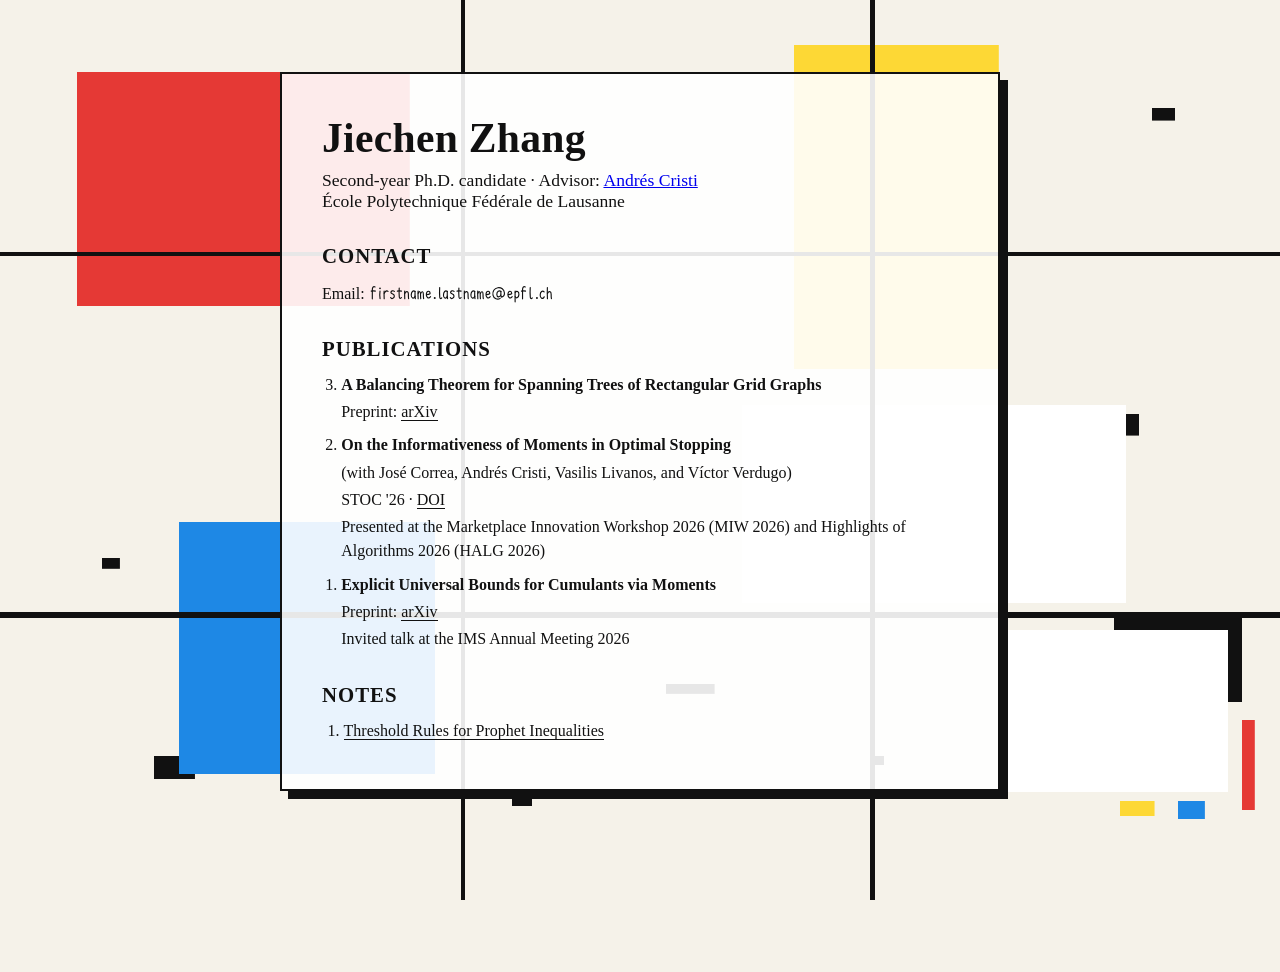
<file: index.html>
<!DOCTYPE html>
<html lang="en">
<head>
  <meta charset="UTF-8" />
  <meta name="viewport" content="width=device-width, initial-scale=1.0" />
  <title>Jiechen Z</title>
  <link rel="icon" href="./favicon.svg" type="image/svg+xml" />
  <link rel="stylesheet" href="./styles.css" />
  <script defer src="./top-button.js"></script>
</head>
<body id="top">
  <div class="mondrian-bg" aria-hidden="true"></div>
  <main class="page">
    <header class="header">
      <h1>Jiechen Zhang</h1>
      <p class="affiliation">
        Second-year Ph.D. candidate · Advisor:
        <a href="https://sites.google.com/view/andres-cristi">Andrés Cristi</a>
        <br />
        École Polytechnique Fédérale de Lausanne
      </p>
    </header>

    <section class="section">
      <h2>Contact</h2>
      <p>
        Email:
        <img
          class="email-image"
          src="./email.svg"
          alt="firstname.lastname@epfl.ch"
        />
      </p>
    </section>

    <section class="section">
      <h2>Publications</h2>
      <ol class="publications" reversed>
        <li class="publication">
          <div class="pub-title">A Balancing Theorem for Spanning Trees of Rectangular Grid Graphs</div>
          <div class="pub-venue">
            Preprint:
            <a href="https://arxiv.org/abs/2605.23773">arXiv</a>
          </div>
        </li>
        <li class="publication">
          <div class="pub-title">On the Informativeness of Moments in Optimal Stopping</div>
          <div class="pub-authors">
            (with José Correa, Andrés Cristi, Vasilis Livanos, and Víctor Verdugo)
          </div>
          <div class="pub-venue">
            STOC '26 · <a href="https://doi.org/10.1145/3798129.3800792">DOI</a>
          </div>
          <div class="pub-venue">
            Presented at the Marketplace Innovation Workshop 2026 (MIW 2026) and
            Highlights of Algorithms 2026 (HALG 2026)
          </div>
        </li>
        <li class="publication">
          <div class="pub-title">Explicit Universal Bounds for Cumulants via Moments</div>
          <div class="pub-venue">
            Preprint:
            <a href="https://arxiv.org/abs/2510.05739">arXiv</a>
          </div>
          <div class="pub-venue">Invited talk at the IMS Annual Meeting 2026</div>
        </li>
      </ol>
    </section>

    <section class="section">
      <h2>Notes</h2>
      <ol class="note-list" reversed>
        <li>
          <a class="note-link" href="./notes/">
            Threshold Rules for Prophet Inequalities
          </a>
        </li>
      </ol>
    </section>
  </main>
  <a class="back-to-top" href="#top" aria-label="Return to top" hidden>Top</a>
</body>
</html>
</file>
<file: styles.css>
* {
  box-sizing: border-box;
}

body {
  margin: 0;
  font-family: "Georgia", "Times New Roman", serif;
  color: #111;
  background: #f5f2e9;
  min-height: 100vh;
}

html {
  scroll-behavior: smooth;
}

.mondrian-bg {
  position: fixed;
  inset: 0;
  z-index: -1;
  background-color: #f5f2e9;
  background-image:
    linear-gradient(#111 0 0),
    linear-gradient(#111 0 0),
    linear-gradient(#111 0 0),
    linear-gradient(#111 0 0),
    linear-gradient(#e53935 0 0),
    linear-gradient(#1e88e5 0 0),
    linear-gradient(#fdd835 0 0),
    linear-gradient(#e53935 0 0),
    linear-gradient(#fdd835 0 0),
    linear-gradient(#1e88e5 0 0),
    linear-gradient(#ffffff 0 0),
    linear-gradient(#ffffff 0 0),
    linear-gradient(#111 0 0),
    linear-gradient(#111 0 0),
    linear-gradient(#111 0 0),
    linear-gradient(#111 0 0),
    linear-gradient(#111 0 0),
    linear-gradient(#111 0 0),
    linear-gradient(#111 0 0),
    linear-gradient(#111 0 0),
    linear-gradient(#111 0 0),
    linear-gradient(#111 0 0),
    linear-gradient(#111 0 0);
  background-size:
    100% 4px,
    100% 6px,
    4px 100%,
    5px 100%,
    1vw 10vh,
    2.1vw 2vh,
    2.7vw 1.7vh,
    26vw 26vh,
    16vw 36vh,
    20vw 28vh,
    30vw 22vh,
    18vw 18vh,
    10vw 10vh,
    3.2vw 2.6vh,
    3.0vw 2.4vh,
    1.6vw 1.3vh,
    0.8vw 0.8vh,
    3.8vw 1.1vh,
    1.2vw 1vh,
    1.4vw 1.2vh,
    1.8vw 1.4vh,
    1.1vw 1vh,
    1.6vw 1.6vh;
  background-position:
    0 28vh,
    0 68vh,
    36vw 0,
    68vw 0,
    97vw 80vh,
    92vw 89vh,
    87.5vw 89vh,
    6vw 8vh,
    62vw 5vh,
    14vw 58vh,
    58vw 45vh,
    78vw 70vh,
    87vw 68vh,
    12vw 84vh,
    86vw 46vh,
    24vw 14vh,
    18vw 28vh,
    52vw 76vh,
    72vw 18vh,
    8vw 62vh,
    90vw 12vh,
    68vw 84vh,
    40vw 88vh;
  background-repeat: no-repeat;
}

.page {
  max-width: 720px;
  margin: 8vh auto;
  padding: 2.5rem;
  background: rgba(255, 255, 255, 0.9);
  border: 2px solid #111;
  box-shadow: 8px 8px 0 #111;
}

.header h1 {
  margin: 0 0 0.5rem;
  font-size: 2.6rem;
  font-weight: 700;
  letter-spacing: 0.3px;
}

.affiliation {
  margin: 0;
  font-size: 1.1rem;
}

.section {
  margin-top: 2rem;
}

.section h2 {
  margin: 0 0 0.75rem;
  font-size: 1.3rem;
  text-transform: uppercase;
  letter-spacing: 1px;
}

.publications {
  margin: 0;
  padding-left: 1.2rem;
}

.publications li {
  margin-bottom: 0.6rem;
  line-height: 1.5;
}

.publication {
  margin-bottom: 1.2rem;
}

.pub-title {
  font-weight: 700;
}

.pub-authors,
.pub-venue {
  margin-top: 0.2rem;
}

.pub-venue a {
  color: inherit;
  text-decoration: none;
  border-bottom: 1px solid #111;
}

.pub-venue a:hover,
.note-link:hover,
.note-article a:hover {
  text-decoration: none;
  border-bottom-width: 2px;
}

.email-image {
  width: min(11.75rem, 100%);
  height: auto;
  vertical-align: -0.35em;
}

.note-list {
  margin: 0;
  padding-left: 1.35rem;
}

.note-list li {
  margin-bottom: 0.45rem;
  line-height: 1.45;
}

.note-date {
  color: #555;
  white-space: nowrap;
}

.note-date::before {
  content: " · ";
}

.note-link,
.note-article a {
  color: inherit;
  text-decoration: none;
  border-bottom: 1px solid #111;
}

.note-page {
  max-width: 920px;
}

.note-nav {
  display: flex;
  align-items: center;
  justify-content: space-between;
  gap: 0.85rem;
  margin-bottom: 1.75rem;
  font-size: 0.95rem;
}

.note-nav a {
  display: inline-flex;
  align-items: center;
  justify-content: center;
  min-width: 3.25rem;
  min-height: 2.5rem;
  padding: 0.45rem 0.75rem;
  color: #111;
  background: rgba(255, 255, 255, 0.94);
  border: 2px solid #111;
  box-shadow: 4px 4px 0 #111;
  font-weight: 700;
  line-height: 1;
  text-decoration: none;
}

.note-article {
  font-size: 1rem;
  line-height: 1.55;
}

.note-header {
  margin-bottom: 1.8rem;
  text-align: center;
}

.note-header h1 {
  margin: 0 0 0.6rem;
  font-size: 1.45rem;
  line-height: 1.25;
}

.note-header p {
  margin: 0;
}

.note-article p {
  margin: 0.35em 0;
}

.note-article strong {
  font-weight: 700;
}

.note-bullets {
  margin: 0.55rem 0 0.55rem 1.15rem;
  padding: 0;
}

.note-bullets li {
  margin-bottom: 0.55rem;
  line-height: 1.55;
}

.math-block {
  margin: 0.25rem 0;
  overflow-x: auto;
  overflow-y: hidden;
}

.note-plot {
  margin: 1rem 0 1.15rem;
}

.plot-frame {
  position: relative;
}

.note-plot svg {
  display: block;
  width: 100%;
  height: auto;
}

.note-plot figcaption {
  margin-top: 0.35rem;
  color: #444;
  font-size: 0.92rem;
  line-height: 1.45;
}

.plot-x-label {
  position: absolute;
  left: 50%;
  bottom: 0.25rem;
  transform: translateX(-50%);
}

.plot-curve-label {
  position: absolute;
  top: 4%;
  left: 14%;
  color: #111;
  line-height: 1;
}

.plot-endpoint-label {
  position: absolute;
  top: 4%;
  right: 10%;
  color: #111;
  line-height: 1;
}

.plot-axis {
  stroke: #111;
  stroke-width: 2;
}

.plot-curve {
  fill: none;
  stroke: #e53935;
  stroke-linecap: round;
  stroke-linejoin: round;
  stroke-width: 4;
}

.plot-point {
  fill: #111;
}

.plot-label {
  fill: #111;
  font-family: Georgia, "Times New Roman", serif;
  font-size: 15px;
}

.clickable-proof {
  margin: 2rem 0 1.6rem;
}

.clickable-proof-heading {
  margin: 0;
  font-size: inherit;
  line-height: inherit;
}

.clickable-proof-toggle {
  display: flex;
  align-items: center;
  justify-content: space-between;
  gap: 1rem;
  width: 100%;
  padding: 0.8rem 0.9rem;
  color: #111;
  background: #fff;
  border: 2px solid #111;
  border-radius: 2px;
  box-shadow: none;
  font: inherit;
  font-size: 1rem;
  font-weight: 700;
  line-height: 1.3;
  text-align: left;
  cursor: pointer;
  transition: background 120ms ease, color 120ms ease, box-shadow 120ms ease;
}

.clickable-proof-toggle span {
  min-width: 0;
}

.clickable-proof-toggle::after {
  content: "+";
  flex: 0 0 auto;
  display: inline-grid;
  place-items: center;
  width: 1.35rem;
  height: 1.35rem;
  color: #111;
  background: #fff;
  border: 1.5px solid #111;
  font-size: 1rem;
  font-weight: 700;
  line-height: 1;
}

.clickable-proof-toggle[aria-expanded="true"] {
  color: #111;
  background: #fff;
  box-shadow: inset 0 -2px 0 #111;
}

.clickable-proof-toggle[aria-expanded="true"]::after {
  content: "\2212";
  color: #111;
  background: #fff;
  border-color: #111;
}

.clickable-proof-toggle:focus-visible {
  outline: 2px solid #111;
  outline-offset: 3px;
}

.clickable-proof-panel {
  margin: 0.75rem 0 0;
  padding: 1.05rem 1.15rem;
  background: #fff;
  border: 2px solid #111;
  border-radius: 2px;
  box-shadow: 4px 4px 0 #111;
}

.clickable-proof-panel[hidden] {
  display: none;
}

.clickable-proof-panel > :first-child {
  margin-top: 0;
}

.clickable-proof-panel > :last-child {
  margin-bottom: 0;
}

.citation {
  white-space: nowrap;
}

.references {
  margin-top: 1.8rem;
}

.references h2 {
  margin: 0 0 0.75rem;
  font-size: 1rem;
}

.references ol {
  margin: 0;
  padding: 0;
  list-style: none;
}

.references li {
  margin-bottom: 0.75rem;
  padding-left: 4.25rem;
  text-indent: -4.25rem;
  line-height: 1.45;
}

.ref-label {
  display: inline-block;
  width: 4.25rem;
  text-indent: 0;
}

.back-to-top {
  position: fixed;
  right: 1.25rem;
  bottom: 1.25rem;
  z-index: 2;
  display: inline-flex;
  align-items: center;
  justify-content: center;
  min-width: 3.25rem;
  min-height: 2.5rem;
  padding: 0.45rem 0.75rem;
  color: #111;
  background: rgba(255, 255, 255, 0.94);
  border: 2px solid #111;
  box-shadow: 4px 4px 0 #111;
  font-size: 0.95rem;
  font-weight: 700;
  line-height: 1;
  text-decoration: none;
}

.back-to-top[hidden] {
  display: none;
}

.note-nav a:hover,
.note-nav a:focus-visible,
.back-to-top:hover,
.back-to-top:focus-visible {
  transform: translate(-1px, -1px);
  box-shadow: 5px 5px 0 #111;
}

.note-nav a:focus-visible,
.back-to-top:focus-visible {
  outline: 2px solid #1e88e5;
  outline-offset: 3px;
}

@media (max-width: 720px) {
  .page {
    margin: 4vh 1rem;
    padding: 1.75rem;
    box-shadow: 6px 6px 0 #111;
  }

  .header h1 {
    font-size: 2.1rem;
  }

  .note-page {
    padding: 1.5rem;
  }

  .note-header h1 {
    font-size: 1.3rem;
  }

  .references li {
    padding-left: 0;
    text-indent: 0;
  }

  .ref-label {
    display: block;
    width: auto;
    margin-bottom: 0.15rem;
  }

  .back-to-top {
    right: 0.9rem;
    bottom: 0.9rem;
    min-width: 3rem;
    min-height: 2.35rem;
  }
}
</file>
